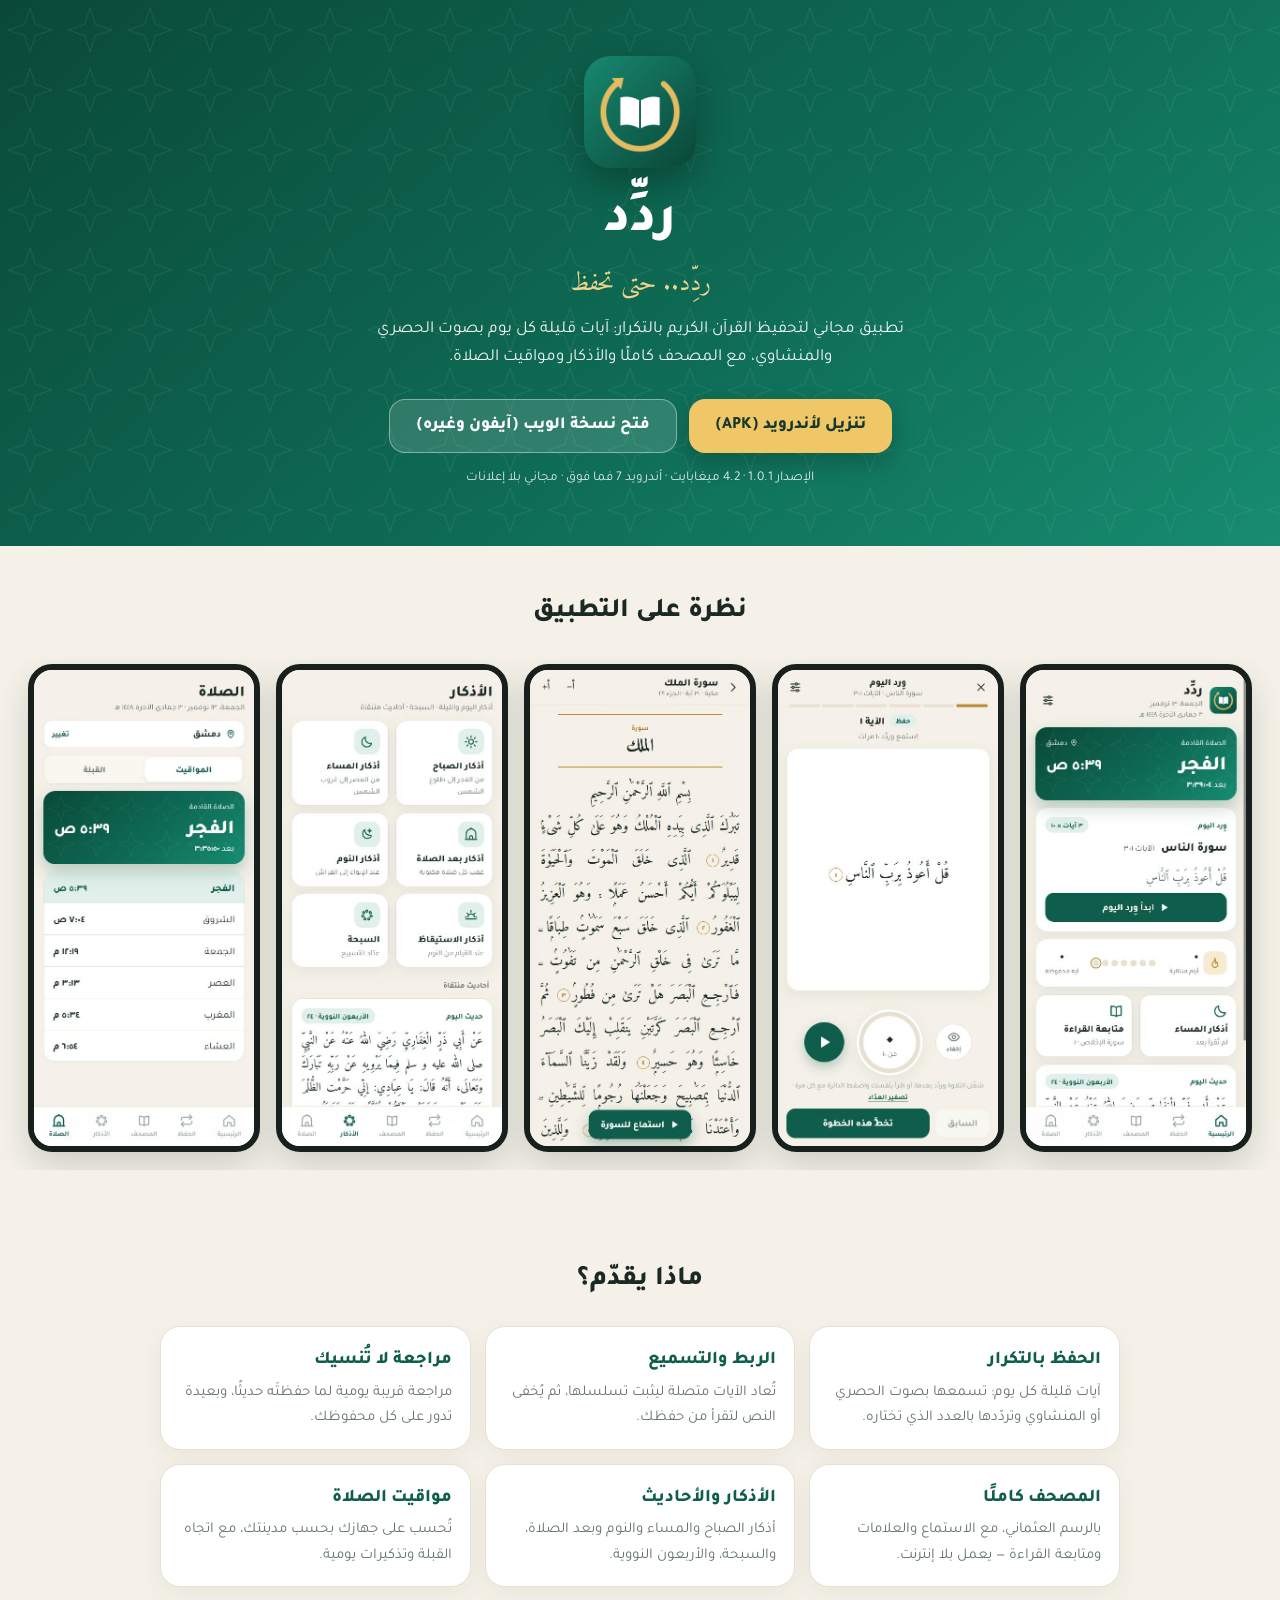
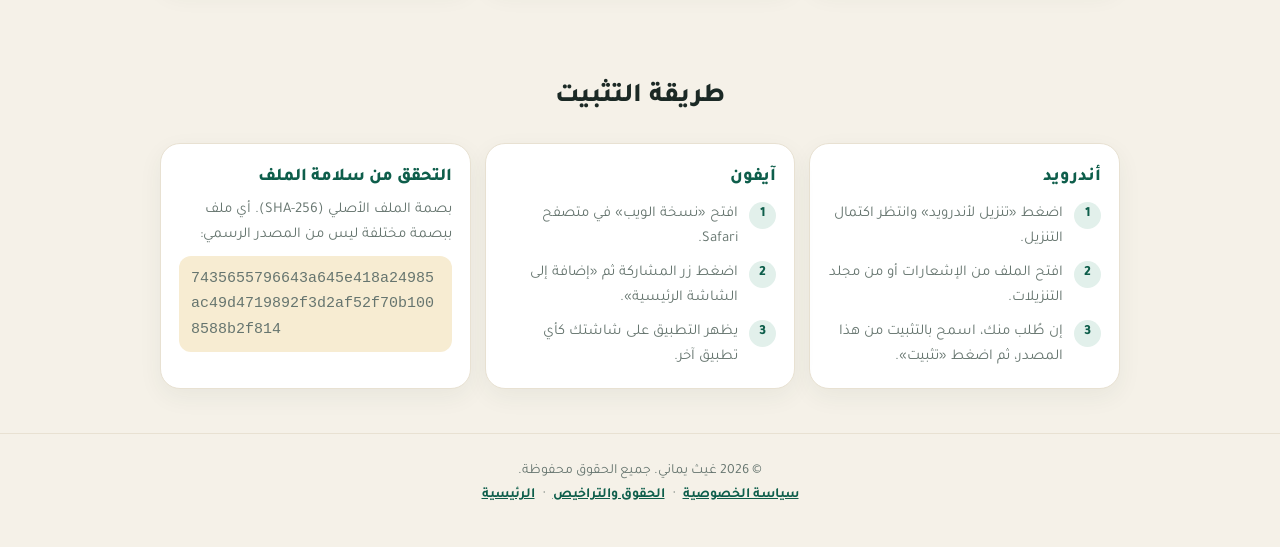
<file: index.html>
<!doctype html>
<html lang="ar" dir="rtl">
<head>
<meta charset="utf-8">
<meta name="viewport" content="width=device-width, initial-scale=1">
<meta name="theme-color" content="#0E5E4B">
<title>ردِّد — تحفيظ القرآن بالتكرار</title>
<meta name="description" content="تطبيق مجاني لتحفيظ القرآن الكريم بالتكرار: آيات قليلة كل يوم بصوت الحصري والمنشاوي، مع المصحف كاملًا والأذكار ومواقيت الصلاة.">
<meta property="og:type" content="website">
<meta property="og:title" content="ردِّد — تحفيظ القرآن بالتكرار">
<meta property="og:description" content="تطبيق مجاني لتحفيظ القرآن الكريم بالتكرار: آيات قليلة كل يوم بصوت الحصري والمنشاوي، مع المصحف كاملًا والأذكار ومواقيت الصلاة.">
<meta property="og:image" content="https://ghaithymani.github.io/raddid/img/icon-512.png">
<link rel="icon" href="img/icon.svg" type="image/svg+xml">
<link rel="apple-touch-icon" href="img/icon-192.png">
<link rel="stylesheet" href="app/css/fonts.css">
<style>
:root{--bg:#F5F1E8;--surface:#fff;--line:#E8E1D2;--ink:#1B2925;--muted:#66756F;--brand:#0E5E4B;--brand-soft:#E2F0EB;--gold:#B8862B;--gold-soft:#F7ECD2}
*{box-sizing:border-box}html{-webkit-text-size-adjust:100%}
body{margin:0;font-family:"Tajawal","Segoe UI",system-ui,sans-serif;background:var(--bg);color:var(--ink);line-height:1.7}
a{color:inherit}h1,h2,h3,h4,p,ul,ol{margin:0}
.wrap{max-width:1000px;margin:0 auto;padding:0 20px}
.hero{color:#fff;background:linear-gradient(140deg,#0A4939,#0E6A54 55%,#178C70);position:relative;overflow:hidden}
.hero::before{content:"";position:absolute;inset:0;background-image:url("data:image/svg+xml,%3Csvg xmlns='http://www.w3.org/2000/svg' width='60' height='60'%3E%3Cpath d='M30 8l5.500 16.500L52 30l-16.500 5.500L30 52l-5.500-16.500L8 30l16.500-5.500z' fill='none' stroke='%23fff' stroke-opacity='.08'/%3E%3C/svg%3E")}
.hero .wrap{position:relative;display:flex;flex-direction:column;align-items:center;text-align:center;padding-top:56px;padding-bottom:56px}
.hero img{width:112px;height:112px;border-radius:26px;box-shadow:0 14px 34px rgba(0,0,0,.28)}
.hero h1{font-size:54px;font-weight:800;line-height:1.5;margin-top:14px}
.tag{font-family:"Amiri",serif;font-size:25px;color:#F0D48E}
.hero p.lead{max-width:560px;margin-top:10px;font-size:17px;opacity:.94}
.btns{display:flex;flex-wrap:wrap;gap:12px;justify-content:center;margin-top:26px}
.btn{display:inline-flex;align-items:center;justify-content:center;gap:8px;min-height:54px;padding:0 26px;border-radius:16px;font-weight:800;font-size:17px;text-decoration:none}
.btn.gold{background:#F0C766;color:#17362D;box-shadow:0 10px 24px rgba(0,0,0,.22)}
.btn.glass{background:rgba(255,255,255,.14);color:#fff;border:1.5px solid rgba(255,255,255,.4)}
.meta{margin-top:14px;font-size:13.5px;opacity:.85}
section{padding:44px 0}
h2{font-size:27px;font-weight:800;text-align:center;margin-bottom:22px}
.shots{display:flex;gap:16px;overflow-x:auto;padding:6px 20px 18px;scroll-snap-type:x mandatory;justify-content:safe center}
.shots img{flex:none;width:232px;border-radius:24px;border:6px solid #17201D;box-shadow:0 14px 32px rgba(27,60,48,.18);scroll-snap-align:center}
.grid{display:grid;grid-template-columns:repeat(auto-fit,minmax(250px,1fr));gap:14px}
.card{background:var(--surface);border:1px solid var(--line);border-radius:20px;padding:18px;box-shadow:0 8px 24px rgba(27,60,48,.06)}
.card h3{font-size:18px;font-weight:800;color:var(--brand);margin-bottom:4px}
.card p,.card li{font-size:15px;color:var(--muted)}
.steps{counter-reset:n;list-style:none;padding:0;display:grid;gap:8px;margin-top:8px}
.steps li{counter-increment:n;position:relative;padding-inline-start:38px}
.steps li::before{content:counter(n);position:absolute;inset-inline-start:0;top:1px;width:27px;height:27px;border-radius:50%;background:var(--brand-soft);color:var(--brand);font-weight:800;font-size:14px;display:grid;place-items:center}
.hash{direction:ltr;text-align:left;font-family:Consolas,monospace;font-size:12.5px;word-break:break-all;background:var(--gold-soft);border-radius:12px;padding:10px 12px;margin-top:8px;color:var(--ink)}
footer{border-top:1px solid var(--line);padding:26px 0 40px;text-align:center;font-size:14px;color:var(--muted)}
footer a{color:var(--brand);font-weight:700;margin:0 8px}
.doc{max-width:760px;margin:0 auto;padding:28px 20px 48px}
.doc .back{display:inline-block;margin-bottom:14px;color:var(--brand);font-weight:700}
.legal{margin-bottom:16px}
.legal h3{font-size:22px;font-weight:800;color:var(--ink)}
.legal h4{font-size:16px;font-weight:800;color:var(--brand);margin-top:16px}
.legal p,.legal li{font-size:15.5px;line-height:1.9;color:var(--ink)}
.legal>*+*{margin-top:8px}
.legal ul{padding-inline-start:22px}
.legal a{color:var(--brand);font-weight:700}
.muted{color:var(--muted)}
@media(max-width:560px){.hero h1{font-size:44px}.btn{width:100%}.shots{justify-content:flex-start}}
</style>
</head>
<body>

<header class="hero"><div class="wrap">
  <img src="img/icon-512.png" alt="شعار ردِّد" width="112" height="112">
  <h1>ردِّد</h1>
  <p class="tag">ردِّد.. حتى تحفظ</p>
  <p class="lead">تطبيق مجاني لتحفيظ القرآن الكريم بالتكرار: آيات قليلة كل يوم بصوت الحصري والمنشاوي، مع المصحف كاملًا والأذكار ومواقيت الصلاة.</p>
  <div class="btns"><a class="btn gold" href="downloads/raddid.apk" download="raddid-1.0.1.apk">تنزيل لأندرويد (APK)</a><a class="btn glass" href="app/">فتح نسخة الويب (آيفون وغيره)</a></div>
  <p class="meta">الإصدار 1.0.1 · 4.2 ميغابايت · أندرويد 7 فما فوق · مجاني بلا إعلانات</p>
</div></header>

<section><h2>نظرة على التطبيق</h2><div class="shots"><img src="img/1-home.jpg" alt="لقطة من التطبيق" loading="lazy" width="232"><img src="img/2-session.jpg" alt="لقطة من التطبيق" loading="lazy" width="232"><img src="img/3-quran.jpg" alt="لقطة من التطبيق" loading="lazy" width="232"><img src="img/4-adhkar.jpg" alt="لقطة من التطبيق" loading="lazy" width="232"><img src="img/5-prayer.jpg" alt="لقطة من التطبيق" loading="lazy" width="232"></div></section>

<section><div class="wrap"><h2>ماذا يقدّم؟</h2><div class="grid">
<div class="card"><h3>الحفظ بالتكرار</h3><p>آيات قليلة كل يوم: تسمعها بصوت الحصري أو المنشاوي وتردّدها بالعدد الذي تختاره.</p></div>
<div class="card"><h3>الربط والتسميع</h3><p>تُعاد الآيات متصلة ليثبت تسلسلها، ثم يُخفى النص لتقرأ من حفظك.</p></div>
<div class="card"><h3>مراجعة لا تُنسيك</h3><p>مراجعة قريبة يومية لما حفظتَه حديثًا، وبعيدة تدور على كل محفوظك.</p></div>
<div class="card"><h3>المصحف كاملًا</h3><p>بالرسم العثماني، مع الاستماع والعلامات ومتابعة القراءة — يعمل بلا إنترنت.</p></div>
<div class="card"><h3>الأذكار والأحاديث</h3><p>أذكار الصباح والمساء والنوم وبعد الصلاة، والسبحة، والأربعون النووية.</p></div>
<div class="card"><h3>مواقيت الصلاة</h3><p>تُحسب على جهازك بحسب مدينتك، مع اتجاه القبلة وتذكيرات يومية.</p></div>
</div></div></section>

<section><div class="wrap"><h2>طريقة التثبيت</h2><div class="grid">
<div class="card"><h3>أندرويد</h3><ol class="steps">
<li>اضغط «تنزيل لأندرويد» وانتظر اكتمال التنزيل.</li>
<li>افتح الملف من الإشعارات أو من مجلد التنزيلات.</li>
<li>إن طُلب منك، اسمح بالتثبيت من هذا المصدر، ثم اضغط «تثبيت».</li>
</ol></div>
<div class="card"><h3>آيفون</h3><ol class="steps">
<li>افتح «نسخة الويب» في متصفح Safari.</li>
<li>اضغط زر المشاركة ثم «إضافة إلى الشاشة الرئيسية».</li>
<li>يظهر التطبيق على شاشتك كأي تطبيق آخر.</li>
</ol></div>
<div class="card"><h3>التحقق من سلامة الملف</h3><p>بصمة الملف الأصلي (SHA-256). أي ملف ببصمة مختلفة ليس من المصدر الرسمي:</p><p class="hash">7435655796643a645e418a24985ac49d4719892f3d2af52f70b1008588b2f814</p></div>
</div></div></section>
<footer><div class="wrap"><p>© 2026 غيث يماني. جميع الحقوق محفوظة.</p>
<p><a href="privacy.html">سياسة الخصوصية</a>·<a href="rights.html">الحقوق والتراخيص</a>·<a href="index.html">الرئيسية</a></p></div></footer>
</body>
</html>
</file>
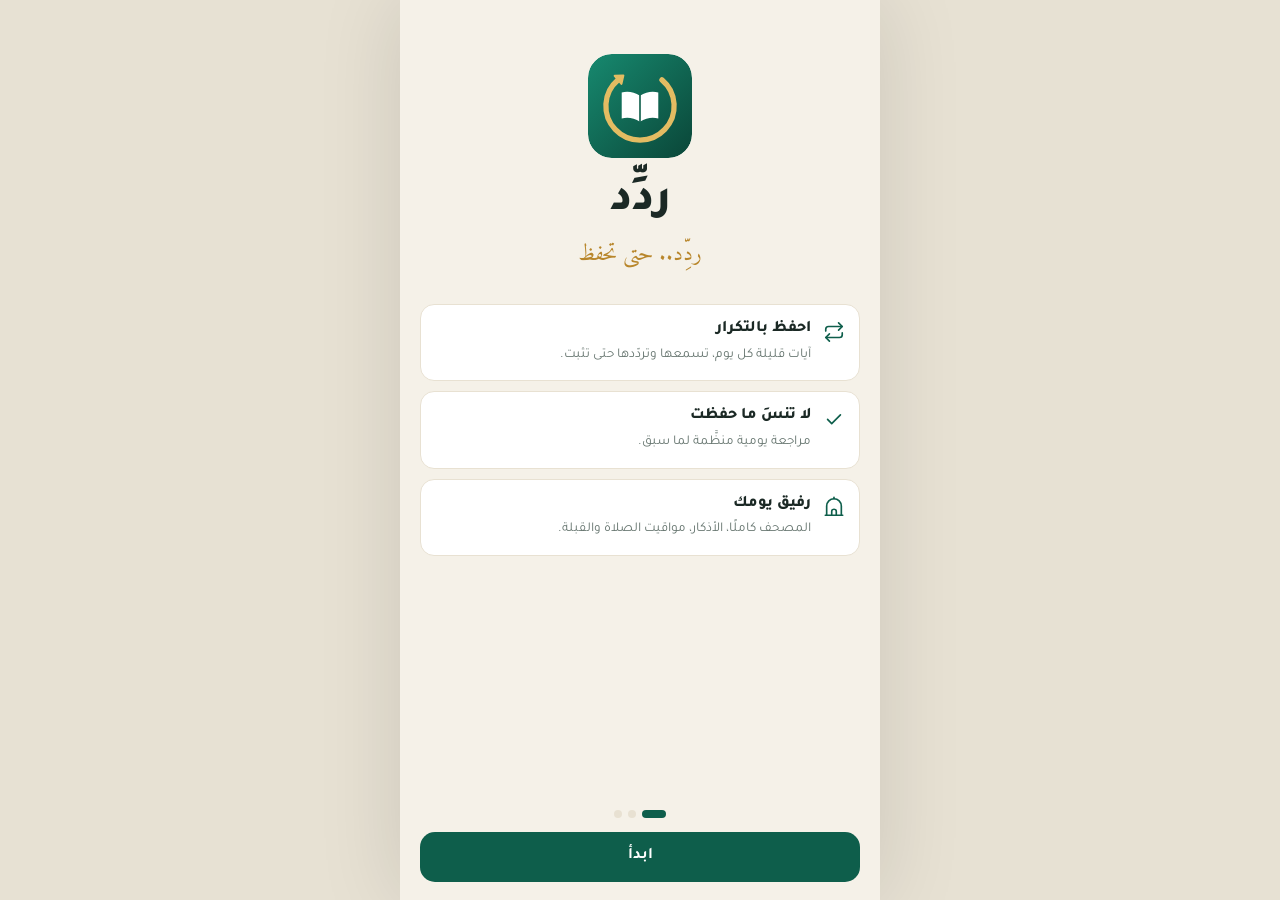
<file: app/index.html>
<!doctype html>
<html lang="ar" dir="rtl">
<head>
<meta charset="utf-8">
<meta name="viewport" content="width=device-width, initial-scale=1, viewport-fit=cover">
<meta name="theme-color" content="#F5F1E8">
<meta name="description" content="تحفيظ القرآن الكريم بالتكرار: آيات قليلة كل يوم بصوت الحصري والمنشاوي، مع المصحف كاملًا والأذكار ومواقيت الصلاة والقبلة.">
<meta name="mobile-web-app-capable" content="yes">
<meta name="apple-mobile-web-app-capable" content="yes">
<meta name="apple-mobile-web-app-status-bar-style" content="default">
<title>ردِّد — تحفيظ القرآن بالتكرار</title>
<link rel="manifest" href="manifest.webmanifest">
<link rel="icon" href="icons/icon.svg" type="image/svg+xml">
<link rel="apple-touch-icon" href="icons/icon-192.png">
<!-- bundle:fonts:start -->
<link rel="stylesheet" href="css/fonts.css">
<!-- bundle:fonts:end -->
<link rel="stylesheet" href="css/app.css">
</head>
<body>
<div id="app">
  <main id="view"></main>
  <nav id="tabs" aria-label="التنقّل الرئيسي" hidden></nav>
</div>
<div id="sheet-root"></div>
<div id="toast" role="status" aria-live="polite"></div>
<noscript>هذا التطبيق يحتاج إلى تفعيل JavaScript.</noscript>

<!-- bundle:data -->
<script src="data/quran-bundle.js"></script>
<script src="data/hadith-bundle.js"></script>
<script src="js/config.js"></script>
<script src="js/legal.js"></script>
<script src="js/util.js"></script>
<script src="js/store.js"></script>
<script src="js/quran-meta.js"></script>
<script src="js/quran-data.js"></script>
<script src="js/audio.js"></script>
<script src="js/hifz.js"></script>
<script src="js/prayer.js"></script>
<script src="js/adhkar-data.js"></script>
<script src="js/hadith.js"></script>
<script src="js/reminders.js"></script>
<script src="js/ui-core.js"></script>
<script src="js/ui-home.js"></script>
<script src="js/ui-session.js"></script>
<script src="js/ui-quran.js"></script>
<script src="js/ui-adhkar.js"></script>
<script src="js/ui-prayer.js"></script>
<script src="js/ui-settings.js"></script>
<script src="js/app.js"></script>
</body>
</html>
</file>
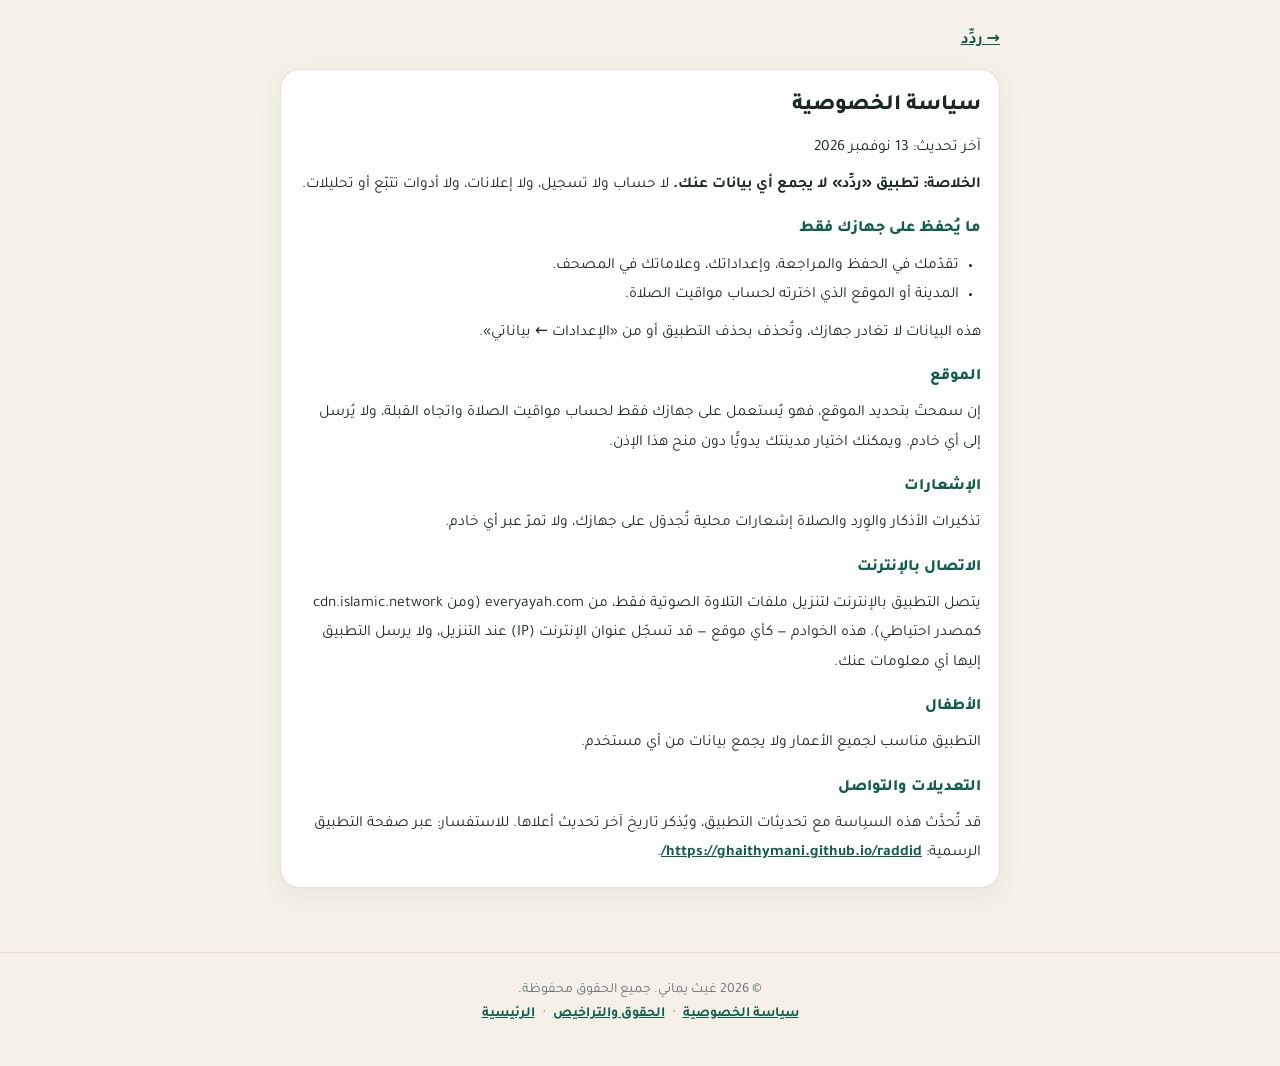
<file: privacy.html>
<!doctype html>
<html lang="ar" dir="rtl">
<head>
<meta charset="utf-8">
<meta name="viewport" content="width=device-width, initial-scale=1">
<meta name="theme-color" content="#0E5E4B">
<title>سياسة الخصوصية — ردِّد</title>
<meta name="description" content="تطبيق مجاني لتحفيظ القرآن الكريم بالتكرار: آيات قليلة كل يوم بصوت الحصري والمنشاوي، مع المصحف كاملًا والأذكار ومواقيت الصلاة.">
<meta property="og:type" content="website">
<meta property="og:title" content="ردِّد — تحفيظ القرآن بالتكرار">
<meta property="og:description" content="تطبيق مجاني لتحفيظ القرآن الكريم بالتكرار: آيات قليلة كل يوم بصوت الحصري والمنشاوي، مع المصحف كاملًا والأذكار ومواقيت الصلاة.">
<meta property="og:image" content="https://ghaithymani.github.io/raddid/img/icon-512.png">
<link rel="icon" href="img/icon.svg" type="image/svg+xml">
<link rel="apple-touch-icon" href="img/icon-192.png">
<link rel="stylesheet" href="app/css/fonts.css">
<style>
:root{--bg:#F5F1E8;--surface:#fff;--line:#E8E1D2;--ink:#1B2925;--muted:#66756F;--brand:#0E5E4B;--brand-soft:#E2F0EB;--gold:#B8862B;--gold-soft:#F7ECD2}
*{box-sizing:border-box}html{-webkit-text-size-adjust:100%}
body{margin:0;font-family:"Tajawal","Segoe UI",system-ui,sans-serif;background:var(--bg);color:var(--ink);line-height:1.7}
a{color:inherit}h1,h2,h3,h4,p,ul,ol{margin:0}
.wrap{max-width:1000px;margin:0 auto;padding:0 20px}
.hero{color:#fff;background:linear-gradient(140deg,#0A4939,#0E6A54 55%,#178C70);position:relative;overflow:hidden}
.hero::before{content:"";position:absolute;inset:0;background-image:url("data:image/svg+xml,%3Csvg xmlns='http://www.w3.org/2000/svg' width='60' height='60'%3E%3Cpath d='M30 8l5.500 16.500L52 30l-16.500 5.500L30 52l-5.500-16.500L8 30l16.500-5.500z' fill='none' stroke='%23fff' stroke-opacity='.08'/%3E%3C/svg%3E")}
.hero .wrap{position:relative;display:flex;flex-direction:column;align-items:center;text-align:center;padding-top:56px;padding-bottom:56px}
.hero img{width:112px;height:112px;border-radius:26px;box-shadow:0 14px 34px rgba(0,0,0,.28)}
.hero h1{font-size:54px;font-weight:800;line-height:1.5;margin-top:14px}
.tag{font-family:"Amiri",serif;font-size:25px;color:#F0D48E}
.hero p.lead{max-width:560px;margin-top:10px;font-size:17px;opacity:.94}
.btns{display:flex;flex-wrap:wrap;gap:12px;justify-content:center;margin-top:26px}
.btn{display:inline-flex;align-items:center;justify-content:center;gap:8px;min-height:54px;padding:0 26px;border-radius:16px;font-weight:800;font-size:17px;text-decoration:none}
.btn.gold{background:#F0C766;color:#17362D;box-shadow:0 10px 24px rgba(0,0,0,.22)}
.btn.glass{background:rgba(255,255,255,.14);color:#fff;border:1.5px solid rgba(255,255,255,.4)}
.meta{margin-top:14px;font-size:13.5px;opacity:.85}
section{padding:44px 0}
h2{font-size:27px;font-weight:800;text-align:center;margin-bottom:22px}
.shots{display:flex;gap:16px;overflow-x:auto;padding:6px 20px 18px;scroll-snap-type:x mandatory;justify-content:safe center}
.shots img{flex:none;width:232px;border-radius:24px;border:6px solid #17201D;box-shadow:0 14px 32px rgba(27,60,48,.18);scroll-snap-align:center}
.grid{display:grid;grid-template-columns:repeat(auto-fit,minmax(250px,1fr));gap:14px}
.card{background:var(--surface);border:1px solid var(--line);border-radius:20px;padding:18px;box-shadow:0 8px 24px rgba(27,60,48,.06)}
.card h3{font-size:18px;font-weight:800;color:var(--brand);margin-bottom:4px}
.card p,.card li{font-size:15px;color:var(--muted)}
.steps{counter-reset:n;list-style:none;padding:0;display:grid;gap:8px;margin-top:8px}
.steps li{counter-increment:n;position:relative;padding-inline-start:38px}
.steps li::before{content:counter(n);position:absolute;inset-inline-start:0;top:1px;width:27px;height:27px;border-radius:50%;background:var(--brand-soft);color:var(--brand);font-weight:800;font-size:14px;display:grid;place-items:center}
.hash{direction:ltr;text-align:left;font-family:Consolas,monospace;font-size:12.5px;word-break:break-all;background:var(--gold-soft);border-radius:12px;padding:10px 12px;margin-top:8px;color:var(--ink)}
footer{border-top:1px solid var(--line);padding:26px 0 40px;text-align:center;font-size:14px;color:var(--muted)}
footer a{color:var(--brand);font-weight:700;margin:0 8px}
.doc{max-width:760px;margin:0 auto;padding:28px 20px 48px}
.doc .back{display:inline-block;margin-bottom:14px;color:var(--brand);font-weight:700}
.legal{margin-bottom:16px}
.legal h3{font-size:22px;font-weight:800;color:var(--ink)}
.legal h4{font-size:16px;font-weight:800;color:var(--brand);margin-top:16px}
.legal p,.legal li{font-size:15.5px;line-height:1.9;color:var(--ink)}
.legal>*+*{margin-top:8px}
.legal ul{padding-inline-start:22px}
.legal a{color:var(--brand);font-weight:700}
.muted{color:var(--muted)}
@media(max-width:560px){.hero h1{font-size:44px}.btn{width:100%}.shots{justify-content:flex-start}}
</style>
</head>
<body>
<main class="doc"><a class="back" href="index.html">→ ردِّد</a><article class="card legal"><h3>سياسة الخصوصية</h3><p class="muted">آخر تحديث: 13 نوفمبر 2026</p><p><b>الخلاصة: تطبيق «ردِّد» لا يجمع أي بيانات عنك.</b> لا حساب ولا تسجيل، ولا إعلانات، ولا أدوات تتبّع أو تحليلات.</p><h4>ما يُحفظ على جهازك فقط</h4><ul><li>تقدّمك في الحفظ والمراجعة، وإعداداتك، وعلاماتك في المصحف.</li><li>المدينة أو الموقع الذي اخترته لحساب مواقيت الصلاة.</li></ul><p>هذه البيانات لا تغادر جهازك، وتُحذف بحذف التطبيق أو من «الإعدادات ← بياناتي».</p><h4>الموقع</h4><p>إن سمحتَ بتحديد الموقع، فهو يُستعمل على جهازك فقط لحساب مواقيت الصلاة واتجاه القبلة، ولا يُرسل إلى أي خادم. ويمكنك اختيار مدينتك يدويًّا دون منح هذا الإذن.</p><h4>الإشعارات</h4><p>تذكيرات الأذكار والوِرد والصلاة إشعارات محلية تُجدوَل على جهازك، ولا تمرّ عبر أي خادم.</p><h4>الاتصال بالإنترنت</h4><p>يتصل التطبيق بالإنترنت لتنزيل ملفات التلاوة الصوتية فقط، من everyayah.com (ومن cdn.islamic.network كمصدر احتياطي). هذه الخوادم — كأي موقع — قد تسجّل عنوان الإنترنت (IP) عند التنزيل، ولا يرسل التطبيق إليها أي معلومات عنك.</p><h4>الأطفال</h4><p>التطبيق مناسب لجميع الأعمار ولا يجمع بيانات من أي مستخدم.</p><h4>التعديلات والتواصل</h4><p>قد تُحدَّث هذه السياسة مع تحديثات التطبيق، ويُذكر تاريخ آخر تحديث أعلاها. للاستفسار: عبر صفحة التطبيق الرسمية: <a href="https://ghaithymani.github.io/raddid/">https://ghaithymani.github.io/raddid/</a>.</p></article></main><footer><div class="wrap"><p>© 2026 غيث يماني. جميع الحقوق محفوظة.</p>
<p><a href="privacy.html">سياسة الخصوصية</a>·<a href="rights.html">الحقوق والتراخيص</a>·<a href="index.html">الرئيسية</a></p></div></footer>
</body>
</html>
</file>
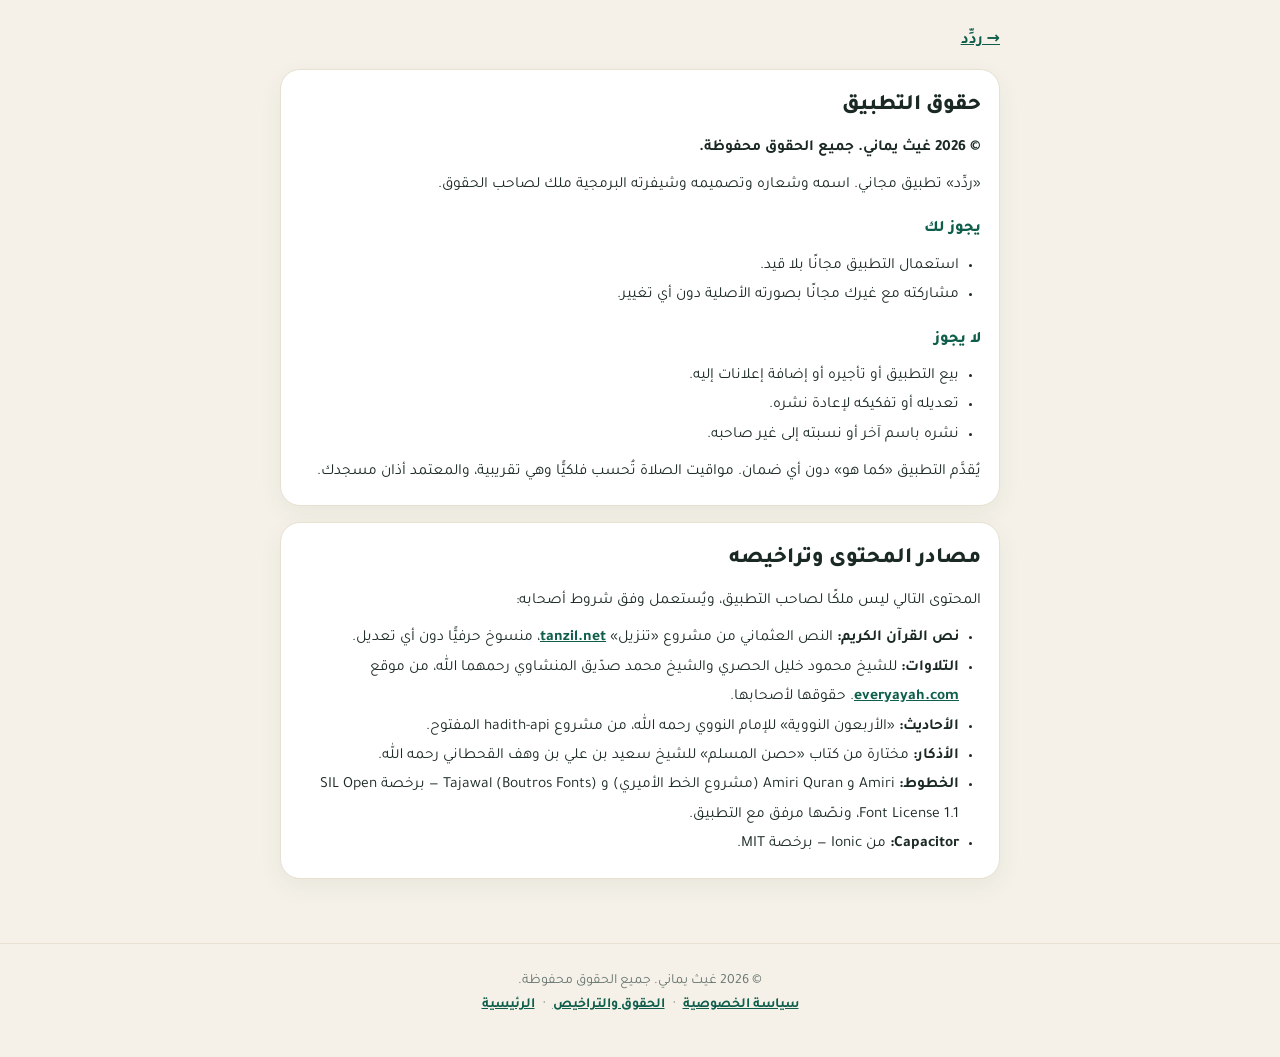
<file: rights.html>
<!doctype html>
<html lang="ar" dir="rtl">
<head>
<meta charset="utf-8">
<meta name="viewport" content="width=device-width, initial-scale=1">
<meta name="theme-color" content="#0E5E4B">
<title>الحقوق والتراخيص — ردِّد</title>
<meta name="description" content="تطبيق مجاني لتحفيظ القرآن الكريم بالتكرار: آيات قليلة كل يوم بصوت الحصري والمنشاوي، مع المصحف كاملًا والأذكار ومواقيت الصلاة.">
<meta property="og:type" content="website">
<meta property="og:title" content="ردِّد — تحفيظ القرآن بالتكرار">
<meta property="og:description" content="تطبيق مجاني لتحفيظ القرآن الكريم بالتكرار: آيات قليلة كل يوم بصوت الحصري والمنشاوي، مع المصحف كاملًا والأذكار ومواقيت الصلاة.">
<meta property="og:image" content="https://ghaithymani.github.io/raddid/img/icon-512.png">
<link rel="icon" href="img/icon.svg" type="image/svg+xml">
<link rel="apple-touch-icon" href="img/icon-192.png">
<link rel="stylesheet" href="app/css/fonts.css">
<style>
:root{--bg:#F5F1E8;--surface:#fff;--line:#E8E1D2;--ink:#1B2925;--muted:#66756F;--brand:#0E5E4B;--brand-soft:#E2F0EB;--gold:#B8862B;--gold-soft:#F7ECD2}
*{box-sizing:border-box}html{-webkit-text-size-adjust:100%}
body{margin:0;font-family:"Tajawal","Segoe UI",system-ui,sans-serif;background:var(--bg);color:var(--ink);line-height:1.7}
a{color:inherit}h1,h2,h3,h4,p,ul,ol{margin:0}
.wrap{max-width:1000px;margin:0 auto;padding:0 20px}
.hero{color:#fff;background:linear-gradient(140deg,#0A4939,#0E6A54 55%,#178C70);position:relative;overflow:hidden}
.hero::before{content:"";position:absolute;inset:0;background-image:url("data:image/svg+xml,%3Csvg xmlns='http://www.w3.org/2000/svg' width='60' height='60'%3E%3Cpath d='M30 8l5.500 16.500L52 30l-16.500 5.500L30 52l-5.500-16.500L8 30l16.500-5.500z' fill='none' stroke='%23fff' stroke-opacity='.08'/%3E%3C/svg%3E")}
.hero .wrap{position:relative;display:flex;flex-direction:column;align-items:center;text-align:center;padding-top:56px;padding-bottom:56px}
.hero img{width:112px;height:112px;border-radius:26px;box-shadow:0 14px 34px rgba(0,0,0,.28)}
.hero h1{font-size:54px;font-weight:800;line-height:1.5;margin-top:14px}
.tag{font-family:"Amiri",serif;font-size:25px;color:#F0D48E}
.hero p.lead{max-width:560px;margin-top:10px;font-size:17px;opacity:.94}
.btns{display:flex;flex-wrap:wrap;gap:12px;justify-content:center;margin-top:26px}
.btn{display:inline-flex;align-items:center;justify-content:center;gap:8px;min-height:54px;padding:0 26px;border-radius:16px;font-weight:800;font-size:17px;text-decoration:none}
.btn.gold{background:#F0C766;color:#17362D;box-shadow:0 10px 24px rgba(0,0,0,.22)}
.btn.glass{background:rgba(255,255,255,.14);color:#fff;border:1.5px solid rgba(255,255,255,.4)}
.meta{margin-top:14px;font-size:13.5px;opacity:.85}
section{padding:44px 0}
h2{font-size:27px;font-weight:800;text-align:center;margin-bottom:22px}
.shots{display:flex;gap:16px;overflow-x:auto;padding:6px 20px 18px;scroll-snap-type:x mandatory;justify-content:safe center}
.shots img{flex:none;width:232px;border-radius:24px;border:6px solid #17201D;box-shadow:0 14px 32px rgba(27,60,48,.18);scroll-snap-align:center}
.grid{display:grid;grid-template-columns:repeat(auto-fit,minmax(250px,1fr));gap:14px}
.card{background:var(--surface);border:1px solid var(--line);border-radius:20px;padding:18px;box-shadow:0 8px 24px rgba(27,60,48,.06)}
.card h3{font-size:18px;font-weight:800;color:var(--brand);margin-bottom:4px}
.card p,.card li{font-size:15px;color:var(--muted)}
.steps{counter-reset:n;list-style:none;padding:0;display:grid;gap:8px;margin-top:8px}
.steps li{counter-increment:n;position:relative;padding-inline-start:38px}
.steps li::before{content:counter(n);position:absolute;inset-inline-start:0;top:1px;width:27px;height:27px;border-radius:50%;background:var(--brand-soft);color:var(--brand);font-weight:800;font-size:14px;display:grid;place-items:center}
.hash{direction:ltr;text-align:left;font-family:Consolas,monospace;font-size:12.5px;word-break:break-all;background:var(--gold-soft);border-radius:12px;padding:10px 12px;margin-top:8px;color:var(--ink)}
footer{border-top:1px solid var(--line);padding:26px 0 40px;text-align:center;font-size:14px;color:var(--muted)}
footer a{color:var(--brand);font-weight:700;margin:0 8px}
.doc{max-width:760px;margin:0 auto;padding:28px 20px 48px}
.doc .back{display:inline-block;margin-bottom:14px;color:var(--brand);font-weight:700}
.legal{margin-bottom:16px}
.legal h3{font-size:22px;font-weight:800;color:var(--ink)}
.legal h4{font-size:16px;font-weight:800;color:var(--brand);margin-top:16px}
.legal p,.legal li{font-size:15.5px;line-height:1.9;color:var(--ink)}
.legal>*+*{margin-top:8px}
.legal ul{padding-inline-start:22px}
.legal a{color:var(--brand);font-weight:700}
.muted{color:var(--muted)}
@media(max-width:560px){.hero h1{font-size:44px}.btn{width:100%}.shots{justify-content:flex-start}}
</style>
</head>
<body>
<main class="doc"><a class="back" href="index.html">→ ردِّد</a><article class="card legal"><h3>حقوق التطبيق</h3><p><b>© 2026 غيث يماني. جميع الحقوق محفوظة.</b></p><p>«ردِّد» تطبيق مجاني. اسمه وشعاره وتصميمه وشيفرته البرمجية ملك لصاحب الحقوق.</p><h4>يجوز لك</h4><ul><li>استعمال التطبيق مجانًا بلا قيد.</li><li>مشاركته مع غيرك مجانًا بصورته الأصلية دون أي تغيير.</li></ul><h4>لا يجوز</h4><ul><li>بيع التطبيق أو تأجيره أو إضافة إعلانات إليه.</li><li>تعديله أو تفكيكه لإعادة نشره.</li><li>نشره باسم آخر أو نسبته إلى غير صاحبه.</li></ul><p>يُقدَّم التطبيق «كما هو» دون أي ضمان. مواقيت الصلاة تُحسب فلكيًّا وهي تقريبية، والمعتمد أذان مسجدك.</p></article><article class="card legal"><h3>مصادر المحتوى وتراخيصه</h3><p>المحتوى التالي ليس ملكًا لصاحب التطبيق، ويُستعمل وفق شروط أصحابه:</p><ul><li><b>نص القرآن الكريم:</b> النص العثماني من مشروع «تنزيل» <a href="https://tanzil.net" target="_blank" rel="noopener">tanzil.net</a>، منسوخ حرفيًّا دون أي تعديل.</li><li><b>التلاوات:</b> للشيخ محمود خليل الحصري والشيخ محمد صدّيق المنشاوي رحمهما الله، من موقع <a href="https://everyayah.com" target="_blank" rel="noopener">everyayah.com</a>. حقوقها لأصحابها.</li><li><b>الأحاديث:</b> «الأربعون النووية» للإمام النووي رحمه الله، من مشروع hadith-api المفتوح.</li><li><b>الأذكار:</b> مختارة من كتاب «حصن المسلم» للشيخ سعيد بن علي بن وهف القحطاني رحمه الله.</li><li><b>الخطوط:</b> Amiri و Amiri Quran (مشروع الخط الأميري) و Tajawal (Boutros Fonts) — برخصة SIL Open Font License 1.1، ونصّها مرفق مع التطبيق.</li><li><b>Capacitor:</b> من Ionic — برخصة MIT.</li></ul></article></main><footer><div class="wrap"><p>© 2026 غيث يماني. جميع الحقوق محفوظة.</p>
<p><a href="privacy.html">سياسة الخصوصية</a>·<a href="rights.html">الحقوق والتراخيص</a>·<a href="index.html">الرئيسية</a></p></div></footer>
</body>
</html>
</file>
<file: app/css/fonts.css>
/* arabic */
@font-face {
  font-family: 'Amiri';
  font-style: normal;
  font-weight: 400;
  font-display: swap;
  src: url(../fonts/f0.woff2) format('woff2');
  unicode-range: U+0600-06FF, U+0750-077F, U+0870-0891, U+0897-08E1, U+08E3-08FF, U+200C-200E, U+2010-2011, U+204F, U+2E41, U+FB50-FDFF, U+FE70-FE74, U+FE76-FEFC, U+102E0-102FB, U+10E60-10E7E, U+10EC2-10EC7, U+10EC9-10EEE, U+10EF0-10EFF, U+1EE00-1EE03, U+1EE05-1EE1F, U+1EE21-1EE22, U+1EE24, U+1EE27, U+1EE29-1EE32, U+1EE34-1EE37, U+1EE39, U+1EE3B, U+1EE42, U+1EE47, U+1EE49, U+1EE4B, U+1EE4D-1EE4F, U+1EE51-1EE52, U+1EE54, U+1EE57, U+1EE59, U+1EE5B, U+1EE5D, U+1EE5F, U+1EE61-1EE62, U+1EE64, U+1EE67-1EE6A, U+1EE6C-1EE72, U+1EE74-1EE77, U+1EE79-1EE7C, U+1EE7E, U+1EE80-1EE89, U+1EE8B-1EE9B, U+1EEA1-1EEA3, U+1EEA5-1EEA9, U+1EEAB-1EEBB, U+1EEF0-1EEF1;
}
/* latin-ext */
@font-face {
  font-family: 'Amiri';
  font-style: normal;
  font-weight: 400;
  font-display: swap;
  src: url(../fonts/f1.woff2) format('woff2');
  unicode-range: U+0100-02BA, U+02BD-02C5, U+02C7-02CC, U+02CE-02D7, U+02DD-02FF, U+0304, U+0308, U+0329, U+1D00-1DBF, U+1E00-1E9F, U+1EF2-1EFF, U+2020, U+20A0-20AB, U+20AD-20C4, U+2113, U+2C60-2C7F, U+A720-A7FF;
}
/* latin */
@font-face {
  font-family: 'Amiri';
  font-style: normal;
  font-weight: 400;
  font-display: swap;
  src: url(../fonts/f2.woff2) format('woff2');
  unicode-range: U+0000-00FF, U+0131, U+0152-0153, U+02BB-02BC, U+02C6, U+02DA, U+02DC, U+0304, U+0308, U+0329, U+2000-206F, U+20AC, U+2122, U+2191, U+2193, U+2212, U+2215, U+FEFF, U+FFFD;
}
/* arabic */
@font-face {
  font-family: 'Amiri';
  font-style: normal;
  font-weight: 700;
  font-display: swap;
  src: url(../fonts/f3.woff2) format('woff2');
  unicode-range: U+0600-06FF, U+0750-077F, U+0870-0891, U+0897-08E1, U+08E3-08FF, U+200C-200E, U+2010-2011, U+204F, U+2E41, U+FB50-FDFF, U+FE70-FE74, U+FE76-FEFC, U+102E0-102FB, U+10E60-10E7E, U+10EC2-10EC7, U+10EC9-10EEE, U+10EF0-10EFF, U+1EE00-1EE03, U+1EE05-1EE1F, U+1EE21-1EE22, U+1EE24, U+1EE27, U+1EE29-1EE32, U+1EE34-1EE37, U+1EE39, U+1EE3B, U+1EE42, U+1EE47, U+1EE49, U+1EE4B, U+1EE4D-1EE4F, U+1EE51-1EE52, U+1EE54, U+1EE57, U+1EE59, U+1EE5B, U+1EE5D, U+1EE5F, U+1EE61-1EE62, U+1EE64, U+1EE67-1EE6A, U+1EE6C-1EE72, U+1EE74-1EE77, U+1EE79-1EE7C, U+1EE7E, U+1EE80-1EE89, U+1EE8B-1EE9B, U+1EEA1-1EEA3, U+1EEA5-1EEA9, U+1EEAB-1EEBB, U+1EEF0-1EEF1;
}
/* latin-ext */
@font-face {
  font-family: 'Amiri';
  font-style: normal;
  font-weight: 700;
  font-display: swap;
  src: url(../fonts/f4.woff2) format('woff2');
  unicode-range: U+0100-02BA, U+02BD-02C5, U+02C7-02CC, U+02CE-02D7, U+02DD-02FF, U+0304, U+0308, U+0329, U+1D00-1DBF, U+1E00-1E9F, U+1EF2-1EFF, U+2020, U+20A0-20AB, U+20AD-20C4, U+2113, U+2C60-2C7F, U+A720-A7FF;
}
/* latin */
@font-face {
  font-family: 'Amiri';
  font-style: normal;
  font-weight: 700;
  font-display: swap;
  src: url(../fonts/f5.woff2) format('woff2');
  unicode-range: U+0000-00FF, U+0131, U+0152-0153, U+02BB-02BC, U+02C6, U+02DA, U+02DC, U+0304, U+0308, U+0329, U+2000-206F, U+20AC, U+2122, U+2191, U+2193, U+2212, U+2215, U+FEFF, U+FFFD;
}
/* arabic */
@font-face {
  font-family: 'Amiri Quran';
  font-style: normal;
  font-weight: 400;
  font-display: swap;
  src: url(../fonts/f6.woff2) format('woff2');
  unicode-range: U+0600-06FF, U+0750-077F, U+0870-0891, U+0897-08E1, U+08E3-08FF, U+200C-200E, U+2010-2011, U+204F, U+2E41, U+FB50-FDFF, U+FE70-FE74, U+FE76-FEFC, U+102E0-102FB, U+10E60-10E7E, U+10EC2-10EC7, U+10EC9-10EEE, U+10EF0-10EFF, U+1EE00-1EE03, U+1EE05-1EE1F, U+1EE21-1EE22, U+1EE24, U+1EE27, U+1EE29-1EE32, U+1EE34-1EE37, U+1EE39, U+1EE3B, U+1EE42, U+1EE47, U+1EE49, U+1EE4B, U+1EE4D-1EE4F, U+1EE51-1EE52, U+1EE54, U+1EE57, U+1EE59, U+1EE5B, U+1EE5D, U+1EE5F, U+1EE61-1EE62, U+1EE64, U+1EE67-1EE6A, U+1EE6C-1EE72, U+1EE74-1EE77, U+1EE79-1EE7C, U+1EE7E, U+1EE80-1EE89, U+1EE8B-1EE9B, U+1EEA1-1EEA3, U+1EEA5-1EEA9, U+1EEAB-1EEBB, U+1EEF0-1EEF1;
}
/* latin */
@font-face {
  font-family: 'Amiri Quran';
  font-style: normal;
  font-weight: 400;
  font-display: swap;
  src: url(../fonts/f7.woff2) format('woff2');
  unicode-range: U+0000-00FF, U+0131, U+0152-0153, U+02BB-02BC, U+02C6, U+02DA, U+02DC, U+0304, U+0308, U+0329, U+2000-206F, U+20AC, U+2122, U+2191, U+2193, U+2212, U+2215, U+FEFF, U+FFFD;
}
/* arabic */
@font-face {
  font-family: 'Tajawal';
  font-style: normal;
  font-weight: 400;
  font-display: swap;
  src: url(../fonts/f8.woff2) format('woff2');
  unicode-range: U+0600-06FF, U+0750-077F, U+0870-0891, U+0897-08E1, U+08E3-08FF, U+200C-200E, U+2010-2011, U+204F, U+2E41, U+FB50-FDFF, U+FE70-FE74, U+FE76-FEFC, U+102E0-102FB, U+10E60-10E7E, U+10EC2-10EC7, U+10EC9-10EEE, U+10EF0-10EFF, U+1EE00-1EE03, U+1EE05-1EE1F, U+1EE21-1EE22, U+1EE24, U+1EE27, U+1EE29-1EE32, U+1EE34-1EE37, U+1EE39, U+1EE3B, U+1EE42, U+1EE47, U+1EE49, U+1EE4B, U+1EE4D-1EE4F, U+1EE51-1EE52, U+1EE54, U+1EE57, U+1EE59, U+1EE5B, U+1EE5D, U+1EE5F, U+1EE61-1EE62, U+1EE64, U+1EE67-1EE6A, U+1EE6C-1EE72, U+1EE74-1EE77, U+1EE79-1EE7C, U+1EE7E, U+1EE80-1EE89, U+1EE8B-1EE9B, U+1EEA1-1EEA3, U+1EEA5-1EEA9, U+1EEAB-1EEBB, U+1EEF0-1EEF1;
}
/* latin */
@font-face {
  font-family: 'Tajawal';
  font-style: normal;
  font-weight: 400;
  font-display: swap;
  src: url(../fonts/f9.woff2) format('woff2');
  unicode-range: U+0000-00FF, U+0131, U+0152-0153, U+02BB-02BC, U+02C6, U+02DA, U+02DC, U+0304, U+0308, U+0329, U+2000-206F, U+20AC, U+2122, U+2191, U+2193, U+2212, U+2215, U+FEFF, U+FFFD;
}
/* arabic */
@font-face {
  font-family: 'Tajawal';
  font-style: normal;
  font-weight: 500;
  font-display: swap;
  src: url(../fonts/f10.woff2) format('woff2');
  unicode-range: U+0600-06FF, U+0750-077F, U+0870-0891, U+0897-08E1, U+08E3-08FF, U+200C-200E, U+2010-2011, U+204F, U+2E41, U+FB50-FDFF, U+FE70-FE74, U+FE76-FEFC, U+102E0-102FB, U+10E60-10E7E, U+10EC2-10EC7, U+10EC9-10EEE, U+10EF0-10EFF, U+1EE00-1EE03, U+1EE05-1EE1F, U+1EE21-1EE22, U+1EE24, U+1EE27, U+1EE29-1EE32, U+1EE34-1EE37, U+1EE39, U+1EE3B, U+1EE42, U+1EE47, U+1EE49, U+1EE4B, U+1EE4D-1EE4F, U+1EE51-1EE52, U+1EE54, U+1EE57, U+1EE59, U+1EE5B, U+1EE5D, U+1EE5F, U+1EE61-1EE62, U+1EE64, U+1EE67-1EE6A, U+1EE6C-1EE72, U+1EE74-1EE77, U+1EE79-1EE7C, U+1EE7E, U+1EE80-1EE89, U+1EE8B-1EE9B, U+1EEA1-1EEA3, U+1EEA5-1EEA9, U+1EEAB-1EEBB, U+1EEF0-1EEF1;
}
/* latin */
@font-face {
  font-family: 'Tajawal';
  font-style: normal;
  font-weight: 500;
  font-display: swap;
  src: url(../fonts/f11.woff2) format('woff2');
  unicode-range: U+0000-00FF, U+0131, U+0152-0153, U+02BB-02BC, U+02C6, U+02DA, U+02DC, U+0304, U+0308, U+0329, U+2000-206F, U+20AC, U+2122, U+2191, U+2193, U+2212, U+2215, U+FEFF, U+FFFD;
}
/* arabic */
@font-face {
  font-family: 'Tajawal';
  font-style: normal;
  font-weight: 700;
  font-display: swap;
  src: url(../fonts/f12.woff2) format('woff2');
  unicode-range: U+0600-06FF, U+0750-077F, U+0870-0891, U+0897-08E1, U+08E3-08FF, U+200C-200E, U+2010-2011, U+204F, U+2E41, U+FB50-FDFF, U+FE70-FE74, U+FE76-FEFC, U+102E0-102FB, U+10E60-10E7E, U+10EC2-10EC7, U+10EC9-10EEE, U+10EF0-10EFF, U+1EE00-1EE03, U+1EE05-1EE1F, U+1EE21-1EE22, U+1EE24, U+1EE27, U+1EE29-1EE32, U+1EE34-1EE37, U+1EE39, U+1EE3B, U+1EE42, U+1EE47, U+1EE49, U+1EE4B, U+1EE4D-1EE4F, U+1EE51-1EE52, U+1EE54, U+1EE57, U+1EE59, U+1EE5B, U+1EE5D, U+1EE5F, U+1EE61-1EE62, U+1EE64, U+1EE67-1EE6A, U+1EE6C-1EE72, U+1EE74-1EE77, U+1EE79-1EE7C, U+1EE7E, U+1EE80-1EE89, U+1EE8B-1EE9B, U+1EEA1-1EEA3, U+1EEA5-1EEA9, U+1EEAB-1EEBB, U+1EEF0-1EEF1;
}
/* latin */
@font-face {
  font-family: 'Tajawal';
  font-style: normal;
  font-weight: 700;
  font-display: swap;
  src: url(../fonts/f13.woff2) format('woff2');
  unicode-range: U+0000-00FF, U+0131, U+0152-0153, U+02BB-02BC, U+02C6, U+02DA, U+02DC, U+0304, U+0308, U+0329, U+2000-206F, U+20AC, U+2122, U+2191, U+2193, U+2212, U+2215, U+FEFF, U+FFFD;
}
/* arabic */
@font-face {
  font-family: 'Tajawal';
  font-style: normal;
  font-weight: 800;
  font-display: swap;
  src: url(../fonts/f14.woff2) format('woff2');
  unicode-range: U+0600-06FF, U+0750-077F, U+0870-0891, U+0897-08E1, U+08E3-08FF, U+200C-200E, U+2010-2011, U+204F, U+2E41, U+FB50-FDFF, U+FE70-FE74, U+FE76-FEFC, U+102E0-102FB, U+10E60-10E7E, U+10EC2-10EC7, U+10EC9-10EEE, U+10EF0-10EFF, U+1EE00-1EE03, U+1EE05-1EE1F, U+1EE21-1EE22, U+1EE24, U+1EE27, U+1EE29-1EE32, U+1EE34-1EE37, U+1EE39, U+1EE3B, U+1EE42, U+1EE47, U+1EE49, U+1EE4B, U+1EE4D-1EE4F, U+1EE51-1EE52, U+1EE54, U+1EE57, U+1EE59, U+1EE5B, U+1EE5D, U+1EE5F, U+1EE61-1EE62, U+1EE64, U+1EE67-1EE6A, U+1EE6C-1EE72, U+1EE74-1EE77, U+1EE79-1EE7C, U+1EE7E, U+1EE80-1EE89, U+1EE8B-1EE9B, U+1EEA1-1EEA3, U+1EEA5-1EEA9, U+1EEAB-1EEBB, U+1EEF0-1EEF1;
}
/* latin */
@font-face {
  font-family: 'Tajawal';
  font-style: normal;
  font-weight: 800;
  font-display: swap;
  src: url(../fonts/f15.woff2) format('woff2');
  unicode-range: U+0000-00FF, U+0131, U+0152-0153, U+02BB-02BC, U+02C6, U+02DA, U+02DC, U+0304, U+0308, U+0329, U+2000-206F, U+20AC, U+2122, U+2191, U+2193, U+2212, U+2215, U+FEFF, U+FFFD;
}
</file>
<file: app/css/app.css>
/* ===== الألوان والخطوط ===== */
:root {
  --bg: #F5F1E8; --bg-outer: #E7E1D3; --surface: #FFFFFF; --surface-2: #FAF7F0; --line: #E8E1D2;
  --ink: #1B2925; --muted: #66756F; --faint: #9AA6A0;
  --brand: #0E5E4B; --brand-2: #168A70; --brand-ink: #FFFFFF; --brand-soft: #E2F0EB;
  --gold: #B8862B; --gold-soft: #F7ECD2; --danger: #B4412F; --ok: #1F8F5B;
  --tabbar: rgba(255, 255, 255, .95);
  --shadow: 0 8px 24px rgba(27, 60, 48, .07);
  --r: 20px; --r-sm: 14px;
  --ui: "Tajawal", "Segoe UI", "Noto Sans Arabic", system-ui, -apple-system, sans-serif;
  --naskh: "Amiri", "Scheherazade New", "Traditional Arabic", "Noto Naskh Arabic", serif;
  --quran: "Amiri Quran", "Amiri", "Scheherazade New", "Traditional Arabic", "Noto Naskh Arabic", serif;
  --q-scale: 1;
}
html[data-theme="dark"] {
  --bg: #0C1311; --bg-outer: #060A09; --surface: #141D1A; --surface-2: #19241F; --line: #24322D;
  --ink: #E8EFEB; --muted: #93A39C; --faint: #5E6E67;
  --brand: #35B595; --brand-2: #4FD0AE; --brand-ink: #04211A; --brand-soft: #15302A;
  --gold: #DDB968; --gold-soft: #2C2616; --danger: #E0705E; --ok: #4CC38A;
  --tabbar: rgba(20, 29, 26, .95);
  --shadow: 0 8px 24px rgba(0, 0, 0, .35);
}

/* ===== أساسيات ===== */
*, *::before, *::after { box-sizing: border-box; }
html { -webkit-text-size-adjust: 100%; }
body {
  margin: 0; font-family: var(--ui); font-size: 16px; line-height: 1.6;
  background: var(--bg-outer); color: var(--ink);
  -webkit-tap-highlight-color: transparent; overscroll-behavior-y: none;
}
button, input, select { font: inherit; color: inherit; }
button { cursor: pointer; border: 0; background: none; padding: 0; text-align: inherit; }
a { color: inherit; text-decoration: none; }
h1, h2, h3, h4, p, ul, ol { margin: 0; }
ul, ol { padding: 0; list-style: none; }
[hidden] { display: none !important; }
.ic { flex: none; }
.muted { color: var(--muted); }
.small { font-size: 13px; }
.center { text-align: center; }
.link { color: var(--brand); font-weight: 700; text-decoration: underline; text-underline-offset: 3px; }

#app { max-width: 480px; margin: 0 auto; min-height: 100vh; min-height: 100dvh; background: var(--bg); position: relative; }
.page { padding: calc(env(safe-area-inset-top) + 18px) 16px calc(env(safe-area-inset-bottom) + 104px); }
.page > * + *, .stack > * + * { margin-top: 12px; }
.page.sub { padding-top: 0; }

/* ===== شريط التبويب ===== */
#tabs {
  position: fixed; bottom: 0; left: 0; right: 0; margin: 0 auto; max-width: 480px; z-index: 20;
  display: grid; grid-template-columns: repeat(5, 1fr);
  background: var(--tabbar); backdrop-filter: blur(14px); -webkit-backdrop-filter: blur(14px);
  border-top: 1px solid var(--line); padding: 8px 6px calc(env(safe-area-inset-bottom) + 8px);
}
.tab { display: flex; flex-direction: column; align-items: center; gap: 1px; font-size: 11.5px; font-weight: 500; color: var(--faint); padding: 4px 0; }
.tab.on { color: var(--brand); font-weight: 700; }
.tab.on .ic { stroke-width: 2.2; }

/* ===== رؤوس الصفحات ===== */
.ph { display: flex; align-items: center; justify-content: space-between; gap: 12px; margin-bottom: 4px; }
.ph h1 { font-size: 26px; font-weight: 800; line-height: 1.3; }
.ph p { color: var(--muted); font-size: 13.5px; }
.topbar {
  position: sticky; top: 0; z-index: 10; display: flex; align-items: center; gap: 4px;
  padding: calc(env(safe-area-inset-top) + 8px) 8px 8px; background: var(--bg); border-bottom: 1px solid var(--line);
}
.page.sub > .topbar { margin: 0 -16px 14px; }
.tb-title { flex: 1; min-width: 0; display: flex; flex-direction: column; line-height: 1.35; }
.tb-title b { font-size: 17px; font-weight: 800; white-space: nowrap; overflow: hidden; text-overflow: ellipsis; }
.tb-title span { font-size: 12px; color: var(--muted); white-space: nowrap; overflow: hidden; text-overflow: ellipsis; }
.icon-btn { width: 42px; height: 42px; display: grid; place-items: center; border-radius: 12px; color: var(--ink); flex: none; }
.icon-btn:active { background: var(--brand-soft); }
.icon-btn.txt { font-family: var(--naskh); font-weight: 700; font-size: 17px; width: 38px; }
.group-t { font-size: 13px; font-weight: 700; color: var(--muted); margin: 20px 6px 8px !important; }

/* ===== بطاقات وقوائم ===== */
.card { display: block; background: var(--surface); border: 1px solid var(--line); border-radius: var(--r); padding: 16px; box-shadow: var(--shadow); }
.card > * + * { margin-top: 10px; }
.card h3 { font-size: 20px; font-weight: 800; line-height: 1.4; }
.card h3 small { font-size: 14px; font-weight: 500; color: var(--muted); margin-inline-start: 6px; }
.card-k { display: flex; align-items: center; justify-content: space-between; gap: 8px; font-size: 13px; font-weight: 700; color: var(--brand); }
.chip { display: inline-flex; align-items: center; gap: 4px; padding: 3px 10px; border-radius: 99px; background: var(--brand-soft); color: var(--brand); font-size: 12.5px; font-weight: 700; white-space: nowrap; }
.chip.ok { background: var(--gold-soft); color: var(--gold); }
.bar { height: 6px; border-radius: 3px; background: var(--line); overflow: hidden; }
.bar i { display: block; height: 100%; border-radius: 3px; background: var(--brand); }
.list { background: var(--surface); border: 1px solid var(--line); border-radius: var(--r); overflow: hidden; }
.row { display: flex; align-items: center; gap: 12px; width: 100%; padding: 12px 14px; border-bottom: 1px solid var(--line); }
.row:last-child { border-bottom: 0; }
a.row:active, button.row:active { background: var(--surface-2); }
.row .no { width: 38px; height: 38px; display: grid; place-items: center; border-radius: 12px; background: var(--brand-soft); color: var(--brand); font-weight: 800; font-size: 14px; flex: none; }
.row .tx { flex: 1; min-width: 0; }
.row .tx b { display: block; font-size: 17px; font-weight: 700; line-height: 1.4; }
.row .tx span { font-size: 12.5px; color: var(--muted); }
.row .ic { color: var(--faint); }
.empty { text-align: center; color: var(--muted); padding: 22px 12px; font-size: 14.5px; }
.note { display: flex; gap: 10px; align-items: flex-start; background: var(--gold-soft); color: var(--ink); border-radius: var(--r-sm); padding: 12px 14px; font-size: 13.5px; }
.note .ic { color: var(--gold); margin-top: 3px; }
.state { min-height: 78vh; display: flex; flex-direction: column; align-items: center; justify-content: center; text-align: center; gap: 12px; padding: 32px 28px; color: var(--muted); }
.state .ic { color: var(--brand); }
.state h3 { color: var(--ink); font-size: 20px; font-weight: 800; }
.state .btn { margin-top: 8px; }
.spinner { width: 38px; height: 38px; border-radius: 50%; border: 4px solid var(--line); border-top-color: var(--brand); animation: spin .8s linear infinite; }
@keyframes spin { to { transform: rotate(360deg); } }

/* ===== أزرار ===== */
.btn { display: inline-flex; align-items: center; justify-content: center; gap: 8px; min-height: 50px; padding: 0 20px; border-radius: 15px; font-weight: 700; font-size: 16px; transition: transform .08s; text-align: center; }
.btn:active { transform: scale(.97); }
.btn.primary { background: var(--brand); color: var(--brand-ink); }
.btn.ghost { background: var(--brand-soft); color: var(--brand); }
.btn.line { background: var(--surface); border: 1.5px solid var(--line); color: var(--ink); }
.btn.danger { background: var(--danger); color: #fff; }
.btn.block { display: flex; width: 100%; }
.btn.grow { flex: 1; }
.btn.sm { min-height: 38px; padding: 0 14px; font-size: 14px; border-radius: 12px; }
.btn[disabled] { opacity: .4; pointer-events: none; }
.btn.pulse { animation: pulse 1.4s ease-in-out infinite; }
@keyframes pulse { 0%, 100% { box-shadow: 0 0 0 0 rgba(22, 138, 112, .45); } 50% { box-shadow: 0 0 0 10px rgba(22, 138, 112, 0); } }
.round { width: 62px; height: 62px; border-radius: 50%; display: flex; flex-direction: column; align-items: center; justify-content: center; gap: 1px; background: var(--surface); border: 1px solid var(--line); color: var(--muted); font-size: 10.5px; font-weight: 700; flex: none; transition: transform .08s; }
.round:active { transform: scale(.94); }
.round.play { width: 68px; height: 68px; background: var(--brand); border-color: var(--brand); color: var(--brand-ink); box-shadow: 0 8px 20px rgba(14, 94, 75, .3); }
.round.play.sm { width: 50px; height: 50px; box-shadow: none; }

/* ===== عناصر الإدخال ===== */
select, input[type=time], input[type=number], input[type=search] {
  min-height: 42px; border: 1px solid var(--line); border-radius: 12px; background: var(--surface-2);
  padding: 0 12px; color: var(--ink); max-width: 100%; outline: none;
}
select:focus, input:focus { border-color: var(--brand); }
input.narrow { width: 84px; text-align: center; }
input.file { max-width: 170px; font-size: 12px; }
.seg { display: flex; gap: 3px; padding: 3px; background: var(--surface-2); border: 1px solid var(--line); border-radius: 13px; }
.seg button { flex: 1; min-height: 38px; padding: 0 8px; border-radius: 10px; font-size: 13.5px; font-weight: 600; color: var(--muted); text-align: center; line-height: 1.3; }
.seg button.on { background: var(--surface); color: var(--brand); font-weight: 800; box-shadow: 0 1px 5px rgba(0, 0, 0, .1); }
.seg.wide button { min-height: 42px; font-size: 15px; }
.stepper { display: inline-flex; align-items: center; gap: 4px; padding: 3px; background: var(--surface-2); border: 1px solid var(--line); border-radius: 13px; flex: none; }
.stepper button { width: 38px; height: 38px; border-radius: 10px; background: var(--surface); color: var(--brand); font-size: 22px; font-weight: 700; text-align: center; line-height: 1; }
.stepper button:active { background: var(--brand-soft); }
.stepper output { min-width: 40px; text-align: center; font-weight: 800; font-size: 18px; }
.sw { appearance: none; -webkit-appearance: none; width: 48px; height: 29px; margin: 0; border-radius: 99px; background: var(--faint); position: relative; flex: none; cursor: pointer; transition: background .2s; }
.sw::after { content: ""; position: absolute; top: 3px; right: 3px; width: 23px; height: 23px; border-radius: 50%; background: #fff; box-shadow: 0 1px 3px rgba(0, 0, 0, .3); transition: transform .2s; }
.sw:checked { background: var(--brand); }
.sw:checked::after { transform: translateX(-19px); }
.set { display: flex; align-items: center; justify-content: space-between; gap: 12px; width: 100%; min-height: 58px; padding: 10px 14px; border-bottom: 1px solid var(--line); }
.set:last-child { border-bottom: 0; }
.set > span { flex: 1; min-width: 0; font-weight: 500; line-height: 1.45; }
.set > span small { display: block; color: var(--muted); font-size: 12.5px; font-weight: 400; }
.set.col { flex-direction: column; align-items: stretch; gap: 8px; }
.set.danger > span { color: var(--danger); font-weight: 700; }
.set > .ic { color: var(--faint); }
.fld { display: flex; flex-direction: column; gap: 6px; margin-bottom: 14px; }
.fld > span { font-size: 13.5px; font-weight: 700; color: var(--muted); }
.fld.row { flex-direction: row; align-items: center; justify-content: space-between; }
.fld.center { align-items: stretch; text-align: center; margin-top: 18px; }
.card.form > .fld:last-child { margin-bottom: 0; }
.search { display: flex; align-items: center; gap: 8px; padding: 0 14px; background: var(--surface); border: 1px solid var(--line); border-radius: 14px; color: var(--faint); }
.search input { flex: 1; min-width: 0; border: 0; background: none; padding: 0; min-height: 46px; }

/* ===== النص القرآني ===== */
.q { font-family: var(--quran); font-size: calc(25px * var(--q-scale)); line-height: 2.3; text-align: center; color: var(--ink); }
.naskh { font-family: var(--naskh); font-size: 20px; line-height: 2; }
.an { display: inline-flex; align-items: center; justify-content: center; min-width: 1.9em; height: 1.9em; margin: 0 .3em; padding: 0 .35em; border: 1.5px solid var(--gold); border-radius: 99px; font-family: var(--ui); font-size: .46em; font-weight: 800; color: var(--gold); vertical-align: middle; line-height: 1; text-shadow: none; }

/* ===== الرئيسية ===== */
.home-h { display: flex; align-items: center; justify-content: space-between; gap: 12px; }
.brand { display: flex; align-items: center; gap: 12px; min-width: 0; }
.logo { border-radius: 23%; flex: none; }
.brand h1 { font-size: 24px; font-weight: 800; line-height: 1.25; }
.brand p { font-size: 12.5px; color: var(--muted); line-height: 1.5; }
.hero {
  display: block; position: relative; overflow: hidden; border-radius: var(--r); padding: 16px 18px; color: #fff;
  background: linear-gradient(140deg, #0A4939 0%, #0E6A54 55%, #178C70 100%);
  box-shadow: 0 12px 28px rgba(14, 94, 75, .28);
}
.hero::before {
  content: ""; position: absolute; inset: 0; opacity: .9; pointer-events: none;
  background-image: url("data:image/svg+xml,%3Csvg xmlns='http://www.w3.org/2000/svg' width='60' height='60'%3E%3Cpath d='M30 8l5.500 16.500L52 30l-16.500 5.500L30 52l-5.500-16.500L8 30l16.500-5.500z' fill='none' stroke='%23fff' stroke-opacity='.09'/%3E%3C/svg%3E");
}
.hero > * { position: relative; }
.hero-top { display: flex; align-items: center; justify-content: space-between; font-size: 13px; opacity: .85; }
.hero-loc { display: inline-flex; align-items: center; gap: 4px; }
.hero-main { display: flex; align-items: baseline; justify-content: space-between; margin-top: 2px; }
.hero-main b { font-size: 34px; font-weight: 800; line-height: 1.35; }
.hero-main time { font-size: 28px; font-weight: 700; }
.hero-bot { font-size: 14px; opacity: .9; }
.hero-bot bdi { font-weight: 700; font-variant-numeric: tabular-nums; }
.hero.empty { display: flex; align-items: center; justify-content: space-between; gap: 12px; }
.hero.empty b { display: block; font-size: 19px; font-weight: 800; }
.hero.empty span { font-size: 13.5px; opacity: .9; }
.wird-prev { text-align: right; font-size: calc(21px * var(--q-scale)); line-height: 2.1; display: -webkit-box; -webkit-line-clamp: 2; -webkit-box-orient: vertical; overflow: hidden; color: var(--muted); }
.hint-line { font-size: 13px; color: var(--gold); }
.rev { display: flex; align-items: center; justify-content: space-between; gap: 10px; padding: 10px 12px; border-radius: var(--r-sm); background: var(--surface-2); }
.rev b { display: block; font-weight: 700; line-height: 1.4; }
.rev span:not(.chip) { font-size: 12.5px; color: var(--muted); }
.rev.done { opacity: .6; }
.strip { display: flex; align-items: center; justify-content: space-between; gap: 10px; }
.strip > * { margin-top: 0 !important; }
.streak { display: flex; align-items: center; gap: 8px; }
.flame { width: 40px; height: 40px; border-radius: 12px; display: grid; place-items: center; background: var(--gold-soft); color: var(--gold); }
.streak b, .total b { display: block; font-size: 22px; font-weight: 800; line-height: 1.1; }
.streak span:not(.flame), .total span { font-size: 11.5px; color: var(--muted); }
.total { text-align: center; }
.week { display: flex; gap: 5px; }
.week i { width: 11px; height: 11px; border-radius: 50%; background: var(--line); }
.week i.on { background: var(--brand); }
.week i.today { box-shadow: 0 0 0 2px var(--surface), 0 0 0 3.5px var(--gold); }
.tiles { display: grid; grid-template-columns: 1fr 1fr; gap: 12px; }
.tile { display: flex; flex-direction: column; gap: 2px; padding: 14px; background: var(--surface); border: 1px solid var(--line); border-radius: var(--r); box-shadow: var(--shadow); }
.tile .ic { color: var(--brand); margin-bottom: 4px; }
.tile b { font-weight: 800; line-height: 1.4; }
.tile span { font-size: 12.5px; color: var(--muted); }
.clamp { display: -webkit-box; -webkit-line-clamp: 4; -webkit-box-orient: vertical; overflow: hidden; text-align: justify; }
.hadith .more { display: inline-block; font-size: 13px; font-weight: 700; color: var(--brand); }

/* ===== الحفظ ===== */
.stats { display: grid; grid-template-columns: repeat(4, 1fr); gap: 8px; text-align: center; }
.stats.two { grid-template-columns: 1fr 1fr; width: 100%; }
.stats div { padding: 10px 4px; border-radius: var(--r-sm); background: var(--surface-2); }
.stats b { display: block; font-size: 22px; font-weight: 800; line-height: 1.3; color: var(--brand); }
.stats span { font-size: 11.5px; color: var(--muted); }
.cur-surah > div:first-child { display: flex; justify-content: space-between; align-items: baseline; margin-bottom: 6px; }
.cur-surah > div:first-child span { font-size: 13px; color: var(--muted); }
.cur-surah .small { display: block; margin-top: 6px; }
.how { background: var(--surface); border: 1px solid var(--line); border-radius: var(--r); padding: 4px 16px; }
.how summary { padding: 12px 0; font-weight: 700; cursor: pointer; color: var(--brand); }
.how ol { padding: 0 0 12px; counter-reset: n; }
.how li { position: relative; padding: 6px 34px 6px 0; font-size: 14.5px; counter-increment: n; }
.how li::before { content: counter(n, arabic-indic); position: absolute; right: 0; top: 7px; width: 24px; height: 24px; border-radius: 50%; background: var(--brand-soft); color: var(--brand); font-weight: 800; font-size: 13px; display: grid; place-items: center; }
.presets { display: grid; gap: 8px; }
.preset { display: flex; flex-direction: column; padding: 12px 14px; border-radius: var(--r-sm); background: var(--surface); border: 1.5px solid var(--line); }
.preset b { font-weight: 800; }
.preset span { font-size: 12.5px; color: var(--muted); }
.preset.on { border-color: var(--brand); background: var(--brand-soft); }
.preset.on b { color: var(--brand); }

/* ===== جلسة الحفظ ===== */
.ses { position: fixed; inset: 0; margin: 0 auto; max-width: 480px; z-index: 30; display: flex; flex-direction: column; background: var(--bg); padding: env(safe-area-inset-top) 0 env(safe-area-inset-bottom); }
.ses-top { display: flex; align-items: center; gap: 6px; padding: 8px; }
.ses-title { flex: 1; text-align: center; display: flex; flex-direction: column; line-height: 1.35; min-width: 0; }
.ses-title b { font-size: 16px; font-weight: 800; }
.ses-title span { font-size: 12.5px; color: var(--muted); }
.ses-steps { display: flex; gap: 4px; padding: 0 18px 10px; }
.ses-steps i { flex: 1; height: 5px; border-radius: 3px; background: var(--line); }
.ses-steps i.done { background: var(--brand); }
.ses-steps i.cur { background: var(--gold); }
.ses-label { display: flex; align-items: center; justify-content: center; flex-wrap: wrap; gap: 2px 8px; padding: 0 16px 10px; text-align: center; }
.ses-label b { font-size: 17px; font-weight: 800; }
.ses-label small { flex-basis: 100%; color: var(--muted); font-size: 13px; }
.pill { font-size: 12px; font-weight: 800; padding: 2px 10px; border-radius: 99px; background: var(--brand-soft); color: var(--brand); }
.pill.gold { background: var(--gold-soft); color: var(--gold); }
.ses-stage { flex: 1; min-height: 0; overflow-y: auto; display: flex; margin: 0 14px; padding: 12px 16px; background: var(--surface); border: 1px solid var(--line); border-radius: var(--r); box-shadow: var(--shadow); }
.ses-stage .q { margin: auto; width: 100%; font-size: calc(27px * var(--q-scale)); }
.ay { border-radius: 8px; transition: color .25s, background .25s, text-shadow .25s; }
.ay.now { color: var(--brand); background: var(--brand-soft); }
.q.veil .ay { color: transparent; text-shadow: 0 0 16px var(--muted); background: none; }
.ay.cover { cursor: pointer; }
.ay.cover .hint { color: var(--brand); }
.ay.cover .rest { color: transparent; text-shadow: 0 0 16px var(--muted); transition: color .25s, text-shadow .25s; }
.ay.cover.open .rest { color: inherit; text-shadow: none; }
.ses-gap { height: 30px; display: flex; flex-direction: column; align-items: center; justify-content: center; gap: 4px; margin: 0 22px; font-size: 13px; font-weight: 800; color: var(--gold); position: relative; }
.ses-gap span { opacity: 0; transition: opacity .2s; }
.ses-gap i { position: absolute; bottom: 2px; right: 0; height: 3px; width: 0; border-radius: 2px; background: var(--gold); opacity: 0; }
.ses-gap.on span, .ses-gap.on i { opacity: 1; }
.ses-ctrl { display: flex; align-items: center; justify-content: center; gap: 22px; padding: 2px 16px 0; }
.ring { position: relative; width: 112px; height: 112px; border-radius: 50%; display: grid; place-items: center; background: var(--surface); box-shadow: var(--shadow); flex: none; transition: transform .08s; }
.ring:active { transform: scale(.95); }
.ring svg { position: absolute; inset: 0; width: 100%; height: 100%; transform: rotate(-90deg); }
.ring circle { fill: none; stroke-width: 8; }
.ring .bg { stroke: var(--line); }
.ring .fg { stroke: var(--brand); stroke-linecap: round; transition: stroke-dashoffset .35s; }
.ring.full .fg { stroke: var(--gold); }
.ring-in { position: relative; display: flex; flex-direction: column; align-items: center; line-height: 1.15; }
.ring-in b { font-size: 36px; font-weight: 800; }
.ring-in small { font-size: 12.5px; color: var(--muted); }
.ring.huge { display: grid; width: 220px; height: 220px; margin: 18px auto 0; }
.ring.huge .ring-in b { font-size: 64px; }
.ring.huge .ring-in small { font-size: 15px; }
.ses-tip { text-align: center; font-size: 12px; color: var(--faint); padding: 8px 20px 0; line-height: 1.6; }
.ses-foot { display: flex; gap: 10px; padding: 10px 14px 14px; }
.ses.done { overflow-y: auto; }
.done-in { margin: auto; width: 100%; padding: 28px 24px; display: flex; flex-direction: column; align-items: center; gap: 12px; text-align: center; }
.done-badge { width: 108px; height: 108px; border-radius: 50%; display: grid; place-items: center; background: var(--brand); color: var(--brand-ink); box-shadow: 0 0 0 12px var(--brand-soft); margin-bottom: 14px; animation: pop .5s cubic-bezier(.2, 1.4, .4, 1); }
@keyframes pop { from { transform: scale(.4); opacity: 0; } }
.done-in h2 { font-size: 26px; font-weight: 800; }

/* ===== المصحف ===== */
.cont { display: flex; align-items: center; gap: 12px; padding: 14px 16px; }
.cont > * { margin-top: 0 !important; }
.cont > div { flex: 1; min-width: 0; }
.cont b { display: block; font-weight: 800; line-height: 1.4; }
.cont span { font-size: 13px; color: var(--muted); }
.cont .ic:first-child { color: var(--gold); }
.cont .ic:last-child { color: var(--faint); }
.rd-body { padding: 16px 18px calc(env(safe-area-inset-bottom) + 120px); }
.surah-head { display: flex; flex-direction: column; align-items: center; padding: 12px; margin: 0 auto 6px; max-width: 280px; border-top: 2px solid var(--gold); border-bottom: 2px solid var(--gold); position: relative; }
.surah-head span { font-size: 12px; color: var(--gold); font-weight: 700; }
.surah-head b { font-family: var(--naskh); font-size: 30px; line-height: 1.5; }
.q.basm { margin-top: 6px; }
.q.text { text-align: justify; }
.reader .ay { cursor: pointer; }
.reader .ay.sel { background: var(--gold-soft); }
.reader .basm.now { color: var(--brand); }
.ay.flash { animation: flash 2.2s ease-out; }
@keyframes flash { 0%, 40% { background: var(--gold-soft); } 100% { background: transparent; } }
.pg { display: block; margin: 14px 0 10px; padding-top: 8px; border-top: 1px dashed var(--line); font-family: var(--ui); font-size: 11.5px; line-height: 1.6; color: var(--faint); text-align: center; }
.rd-nav { display: flex; justify-content: space-between; gap: 10px; margin-top: 22px; }
.rd-bar { position: fixed; left: 0; right: 0; bottom: 0; margin: 0 auto; max-width: 480px; z-index: 15; padding: 0 12px calc(env(safe-area-inset-bottom) + 12px); pointer-events: none; }
.rd-bar > * { pointer-events: auto; }
.fab { display: flex; margin: 0 auto; box-shadow: 0 10px 24px rgba(14, 94, 75, .35); }
.rd-play, .rd-sel { display: flex; align-items: center; gap: 6px; padding: 8px; border-radius: 18px; background: var(--surface); border: 1px solid var(--line); box-shadow: 0 10px 30px rgba(0, 0, 0, .18); }
.rd-now { flex: 1; min-width: 0; line-height: 1.4; }
.rd-now b { display: block; font-weight: 800; }
.rd-now span { font-size: 12px; color: var(--muted); }
.rd-keys { display: flex; align-items: center; gap: 2px; }
.rd-sel > b { font-size: 13px; font-weight: 800; padding: 0 6px; white-space: nowrap; }
.rd-sel button { flex: 1; display: flex; flex-direction: column; align-items: center; gap: 2px; padding: 6px 2px; border-radius: 12px; font-size: 10.5px; font-weight: 700; color: var(--muted); white-space: nowrap; }
.rd-sel button:active { background: var(--brand-soft); }
.rd-sel button.on { color: var(--gold); }
.rd-sel button:last-child { flex: none; width: 38px; }

/* ===== الأذكار ===== */
.cats { display: grid; grid-template-columns: 1fr 1fr; gap: 12px; }
.cat { display: flex; flex-direction: column; gap: 2px; padding: 14px; background: var(--surface); border: 1px solid var(--line); border-radius: var(--r); box-shadow: var(--shadow); }
.cat-ic { width: 44px; height: 44px; border-radius: 14px; display: grid; place-items: center; background: var(--brand-soft); color: var(--brand); margin-bottom: 6px; }
.cat b { font-weight: 800; line-height: 1.4; }
.cat > span:not(.cat-ic) { font-size: 12.5px; color: var(--muted); }
.cat .bar { margin-top: 8px; }
.cat.done .cat-ic { background: var(--gold-soft); color: var(--gold); }
.dh { background: var(--surface); border: 1px solid var(--line); border-radius: var(--r); padding: 16px 16px 12px; box-shadow: var(--shadow); cursor: pointer; user-select: none; -webkit-user-select: none; scroll-margin-top: 76px; transition: opacity .3s, transform .08s; }
.dh:active { transform: scale(.985); }
.dh.fin { opacity: .45; }
.dh h4 { font-size: 13.5px; font-weight: 800; color: var(--gold); margin-bottom: 4px; }
.dh .naskh { font-size: 21px; line-height: 2.1; text-align: justify; }
.dh .q { font-size: calc(23px * var(--q-scale)); text-align: justify; }
.dh .q.basm { text-align: center; }
.dh-note { margin-top: 8px; padding-top: 8px; border-top: 1px dashed var(--line); font-size: 13px; color: var(--muted); }
.dh footer { display: flex; align-items: center; justify-content: space-between; gap: 10px; margin-top: 10px; }
.dh-src { font-size: 12px; color: var(--faint); }
.dh-count { display: inline-flex; align-items: center; gap: 6px; padding: 4px 14px; border-radius: 99px; background: var(--brand-soft); color: var(--brand); flex: none; }
.dh-count b { font-size: 19px; font-weight: 800; line-height: 1.4; }
.dh-count small { font-size: 12px; opacity: .75; }
.dh.fin .dh-count { background: var(--gold-soft); color: var(--gold); }
.chips.scroll { display: flex; gap: 8px; overflow-x: auto; padding: 2px 16px 6px; margin: 0 -16px; scrollbar-width: none; }
.chips.scroll::-webkit-scrollbar { display: none; }
.chipbtn { flex: none; padding: 7px 14px; border-radius: 99px; background: var(--surface); border: 1.5px solid var(--line); font-family: var(--naskh); font-size: 15px; white-space: nowrap; }
.chipbtn.on { border-color: var(--brand); background: var(--brand-soft); color: var(--brand); }
.tb-phrase { text-align: center; font-size: 30px; line-height: 1.9; margin-top: 18px !important; }
.naskh.one { display: block; font-size: 16px; line-height: 1.9; color: var(--ink) !important; white-space: nowrap; overflow: hidden; text-overflow: ellipsis; }
.hd-text { text-align: justify; font-size: 21px; line-height: 2.15; }

/* ===== الصلاة ===== */
.loc { display: flex; align-items: center; gap: 8px; width: 100%; padding: 10px 14px; border-radius: var(--r-sm); background: var(--surface); border: 1px solid var(--line); color: var(--brand); }
.loc span { flex: 1; font-weight: 700; color: var(--ink); }
.loc em { font-style: normal; font-size: 13px; font-weight: 700; }
.pt { display: flex; align-items: center; justify-content: space-between; padding: 13px 16px; border-bottom: 1px solid var(--line); font-size: 17px; }
.pt:last-child { border-bottom: 0; }
.pt time { font-weight: 700; font-variant-numeric: tabular-nums; }
.pt.next { background: var(--brand-soft); color: var(--brand); font-weight: 800; }
.pt.past { color: var(--faint); }
.qibla { text-align: center; }
.qibla h3 { font-size: 19px; }
.compass { position: relative; width: min(74vw, 290px); aspect-ratio: 1; margin: 14px auto 4px; }
.dial { position: absolute; inset: 0; transition: transform .1s linear; }
.dial svg { display: block; width: 100%; height: 100%; }
.needle { position: absolute; top: -12px; left: 50%; margin-left: -10px; width: 0; height: 0; border: 10px solid transparent; border-top: 16px solid var(--gold); z-index: 2; }
.rim { fill: var(--surface-2); stroke: var(--line); stroke-width: 2; }
.tk { stroke: var(--faint); stroke-width: 1.5; }
.tk.big { stroke: var(--ink); stroke-width: 2.5; }
.lb { font-family: var(--ui); font-size: 20px; font-weight: 800; fill: var(--muted); }
.lb.n { fill: var(--danger); }
.ql { stroke: var(--gold); stroke-width: 3; stroke-dasharray: 3 5; stroke-linecap: round; }
.kb { fill: #17201D; stroke: var(--gold); stroke-width: 1.5; }
.kg { fill: var(--gold); }
.hub { fill: var(--brand); }
.compass.ok .rim { stroke: var(--ok); stroke-width: 5; }

/* ===== النوافذ السفلية والتنبيه ===== */
#sheet-root { position: fixed; inset: 0; z-index: 50; pointer-events: none; }
#sheet-root:empty { display: none; }
#sheet-root.open { pointer-events: auto; }
.sheet-bg { position: absolute; inset: 0; background: rgba(8, 18, 15, .5); opacity: 0; transition: opacity .22s; }
.sheet { position: absolute; left: 0; right: 0; bottom: 0; margin: 0 auto; max-width: 480px; max-height: 88vh; overflow-y: auto; background: var(--surface); border-radius: 24px 24px 0 0; padding: 10px 18px calc(env(safe-area-inset-bottom) + 18px); transform: translateY(104%); transition: transform .26s cubic-bezier(.2, .8, .2, 1); }
#sheet-root.open .sheet-bg { opacity: 1; }
#sheet-root.open .sheet { transform: none; }
.sheet > * + * { margin-top: 12px; }
.sheet-grip { width: 42px; height: 4px; border-radius: 2px; background: var(--line); margin: 0 auto 6px; }
.sheet h3 { font-size: 19px; font-weight: 800; }
.sheet-btns { display: flex; gap: 10px; margin-top: 18px; }
.sheet-list { max-height: 46vh; overflow-y: auto; box-shadow: none; }
#toast { position: fixed; left: 50%; bottom: calc(env(safe-area-inset-bottom) + 100px); z-index: 60; transform: translate(-50%, 16px); max-width: min(90vw, 430px); width: max-content; padding: 10px 16px; border-radius: 14px; background: var(--ink); color: var(--bg); font-size: 14px; font-weight: 500; text-align: center; opacity: 0; pointer-events: none; transition: opacity .2s, transform .2s; }
#toast.show { opacity: 1; transform: translate(-50%, 0); }

/* ===== الترحيب ===== */
.ob { min-height: 100vh; min-height: 100dvh; display: flex; flex-direction: column; padding: calc(env(safe-area-inset-top) + 28px) 20px calc(env(safe-area-inset-bottom) + 18px); }
.ob-body { flex: 1; }
.ob-body > * + * { margin-top: 12px; }
.ob-body h2 { font-size: 26px; font-weight: 800; }
.ob-hero { display: flex; flex-direction: column; align-items: center; text-align: center; padding: 26px 0 14px; }
.ob-hero h1 { font-size: 46px; font-weight: 800; line-height: 1.5; margin-top: 10px; }
.ob-hero .tag { font-family: var(--naskh); font-size: 22px; color: var(--gold); }
.ob-points { display: grid; gap: 10px; margin-top: 18px !important; }
.ob-points li { display: flex; gap: 12px; align-items: flex-start; padding: 12px 14px; background: var(--surface); border: 1px solid var(--line); border-radius: var(--r-sm); }
.ob-points .ic { color: var(--brand); margin-top: 4px; }
.ob-points b { display: block; font-weight: 800; }
.ob-points span { font-size: 13.5px; color: var(--muted); }
.ob-foot { margin-top: 20px; }
.ob-dots { display: flex; justify-content: center; gap: 6px; margin-bottom: 14px; }
.ob-dots i { width: 8px; height: 8px; border-radius: 4px; background: var(--line); transition: width .2s, background .2s; }
.ob-dots i.on { width: 24px; background: var(--brand); }
.ob-btns { display: flex; gap: 10px; }

/* ===== عن التطبيق ===== */
.legal h3 { font-size: 19px; }
.legal h4 { font-size: 14.5px; font-weight: 800; color: var(--brand); margin-top: 16px; }
.legal p, .legal li { font-size: 14.5px; line-height: 1.85; }
.legal ul { padding-inline-start: 20px; list-style: disc; }
.legal li + li { margin-top: 4px; }
.legal a { color: var(--brand); font-weight: 700; text-decoration: underline; text-underline-offset: 3px; }
.about p { font-size: 13.5px; color: var(--muted); }
.about .brand b { display: block; font-size: 19px; font-weight: 800; }
.about .brand span { font-size: 12.5px; color: var(--muted); }

@media (min-width: 520px) { #app { box-shadow: 0 0 80px rgba(0, 0, 0, .12); } }
@media (max-height: 640px) {
  .ring { width: 92px; height: 92px; }
  .ring-in b { font-size: 29px; }
  .round.play { width: 60px; height: 60px; }
  .ses-tip { display: none; }
}
@media (prefers-reduced-motion: reduce) { *, *::before, *::after { animation-duration: .01ms !important; transition-duration: .01ms !important; } }
</file>
